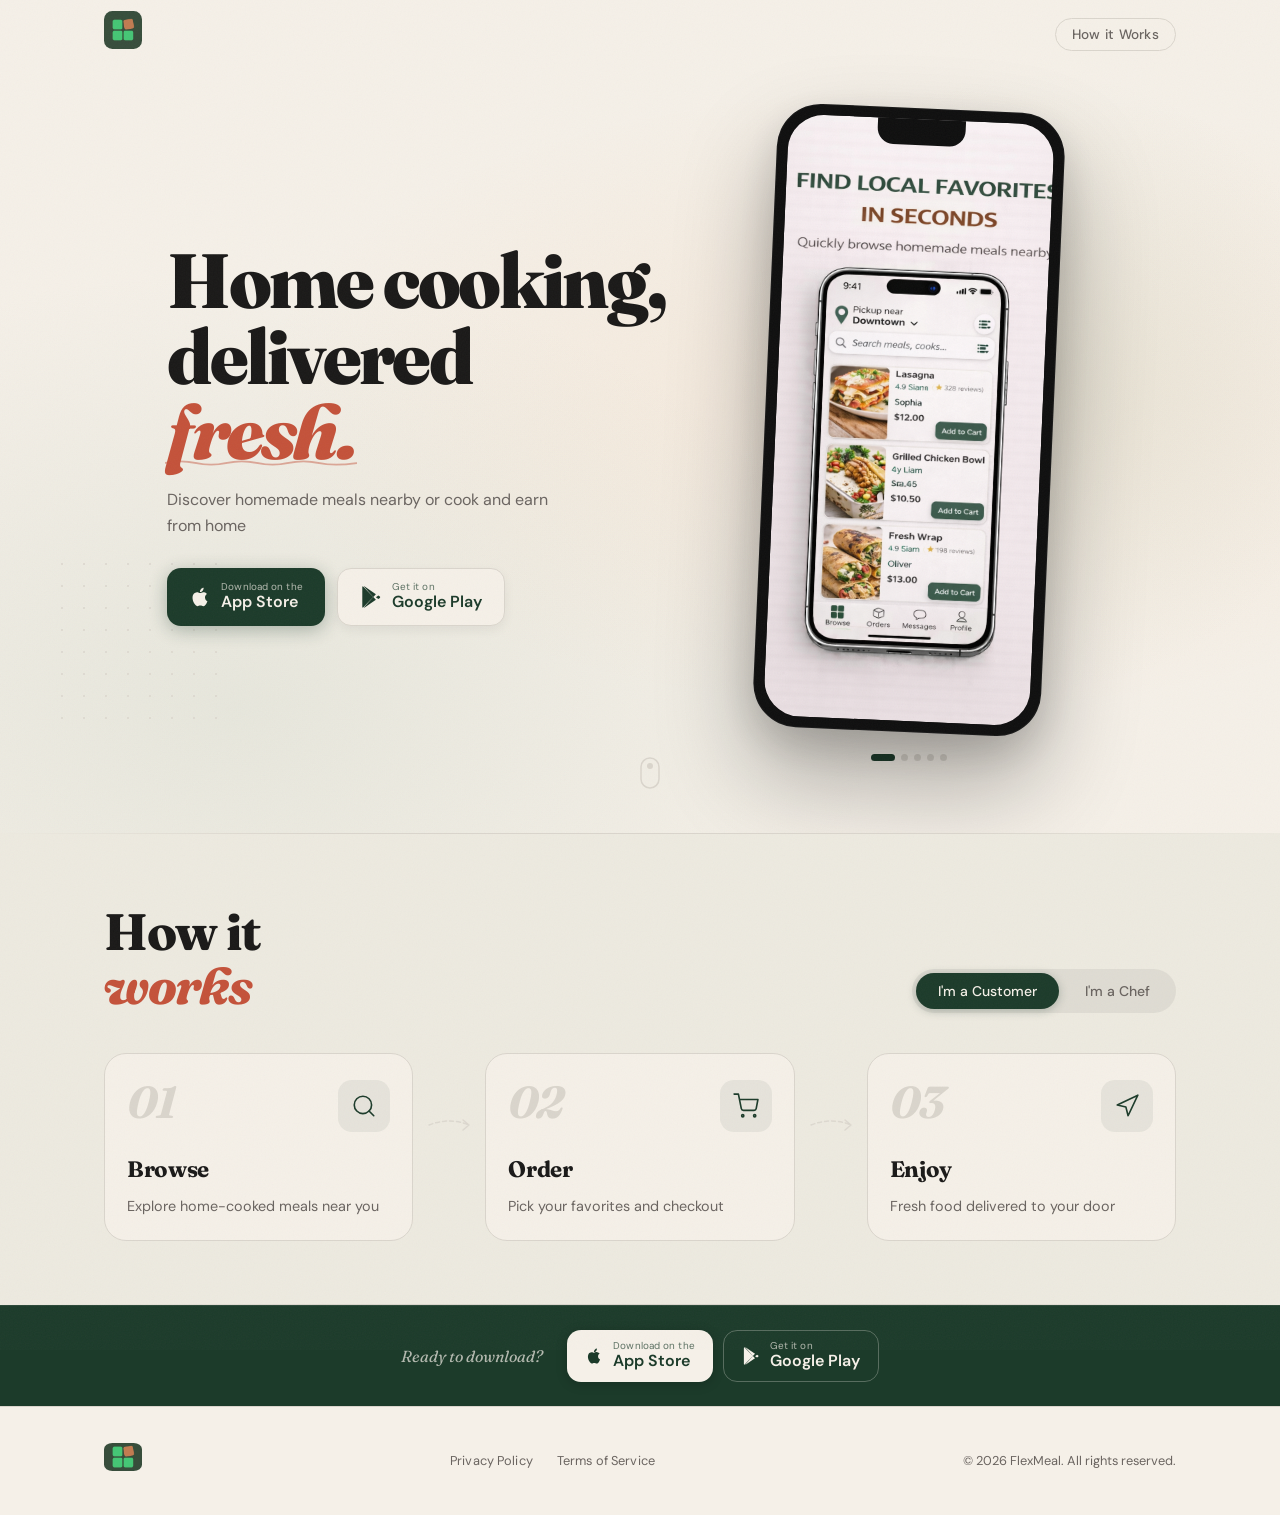
<file: index.html>
<!DOCTYPE html>
<html lang="en">
<head>
  <meta charset="UTF-8">
  <meta name="viewport" content="width=device-width, initial-scale=1.0">
  <title>FlexMeal — Home Cooking, Delivered Fresh</title>
  <meta name="description" content="Discover homemade meals nearby or cook and earn from home. Download FlexMeal today.">
  <link rel="preconnect" href="https://fonts.googleapis.com">
  <link rel="preconnect" href="https://fonts.gstatic.com" crossorigin>
  <link href="https://fonts.googleapis.com/css2?family=Fraunces:ital,opsz,wght@0,9..144,300..900;1,9..144,300..900&family=DM+Sans:ital,opsz,wght@0,9..40,300..700;1,9..40,300..700&display=swap" rel="stylesheet">
  <link rel="stylesheet" href="styles.css">
  <link rel="icon" href="assets/images/app_icon.png" type="image/png">
  <link rel="apple-touch-icon" href="assets/images/app_icon.png">
</head>
<body>

  <div class="grain" aria-hidden="true"></div>

  <!-- Navigation -->
  <nav class="nav" id="nav">
    <div class="container nav-inner">
      <a href="#" class="nav-logo">
        <img src="assets/images/app_icon.png" alt="FlexMeal" class="logo nav-icon">
      </a>
      <div class="nav-actions">
        <a href="#how-it-works" class="nav-link">How it Works</a>
      </div>
    </div>
  </nav>

  <!-- Hero -->
  <section class="hero">
    <div class="hero-blob" aria-hidden="true"></div>
    <div class="hero-dots" aria-hidden="true"></div>
    <div class="container hero-inner">
      <div class="hero-content">
        <h1 class="hero-title">
          Home cooking,<br>
          delivered<br>
          <em class="hero-accent">fresh.</em>
        </h1>
        <p class="hero-subtitle">Discover homemade meals nearby or cook and earn from home</p>
        <div class="download-buttons">
          <a href="https://apps.apple.com/us/app/flexmeal/id6755942607" class="store-btn app-store" aria-label="Download on the App Store" target="_blank" rel="noopener">
            <svg width="22" height="22" viewBox="0 0 24 24" fill="currentColor"><path d="M18.71 19.5c-.83 1.24-1.71 2.45-3.05 2.47-1.34.03-1.77-.79-3.29-.79-1.53 0-2 .77-3.27.82-1.31.05-2.3-1.32-3.14-2.53C4.25 17 2.94 12.45 4.7 9.39c.87-1.52 2.43-2.48 4.12-2.51 1.28-.02 2.5.87 3.29.87.78 0 2.26-1.07 3.8-.91.65.03 2.47.26 3.64 1.98-.09.06-2.17 1.28-2.15 3.81.03 3.02 2.65 4.03 2.68 4.04-.03.07-.42 1.44-1.38 2.83M13 3.5c.73-.83 1.94-1.46 2.94-1.5.13 1.17-.34 2.35-1.04 3.19-.69.85-1.83 1.51-2.95 1.42-.15-1.15.41-2.35 1.05-3.11z"/></svg>
            <div class="store-btn-text">
              <span class="store-btn-small">Download on the</span>
              <span class="store-btn-large">App Store</span>
            </div>
          </a>
          <a href="#" class="store-btn google-play" aria-label="Get it on Google Play">
            <svg width="22" height="22" viewBox="0 0 24 24" fill="currentColor"><path d="M3.18 23.75c-.36-.17-.68-.52-.68-1.09V1.34c0-.57.32-.92.68-1.09l11.18 11.75L3.18 23.75zM14.54 12l2.8-2.95L5.09.58c-.21-.12-.44-.16-.64-.16-.07 0-.14 0-.2.02L14.54 12zM14.54 12L4.25 23.56c.06.02.13.02.2.02.2 0 .43-.04.64-.16l12.25-8.47L14.54 12zM20.05 10.36l-2.71 1.87 2.71 1.87 1.57-1.08c.57-.39.57-1.19 0-1.58l-1.57-1.08z"/></svg>
            <div class="store-btn-text">
              <span class="store-btn-small">Get it on</span>
              <span class="store-btn-large">Google Play</span>
            </div>
          </a>
        </div>
      </div>
      <div class="hero-visual">
        <div class="phone-wrap">
          <div class="phone-frame" id="phoneFrame">
            <div class="phone-notch"></div>
            <div class="phone-screen">
              <div class="carousel-track">
                <img src="assets/images/screenshot-browse.png" alt="Browse meals" class="carousel-slide active">
                <img src="assets/images/screenshot-order.png" alt="Order a meal" class="carousel-slide">
                <img src="assets/images/screenshot-chat.png" alt="Chat with chefs" class="carousel-slide">
                <img src="assets/images/screenshot-chef.png" alt="Chef profile" class="carousel-slide">
                <img src="assets/images/screenshot-earnings.png" alt="Track earnings" class="carousel-slide">
              </div>
            </div>
          </div>
        </div>
        <div class="carousel-dots">
          <button class="dot active" aria-label="Slide 1"></button>
          <button class="dot" aria-label="Slide 2"></button>
          <button class="dot" aria-label="Slide 3"></button>
          <button class="dot" aria-label="Slide 4"></button>
          <button class="dot" aria-label="Slide 5"></button>
        </div>
      </div>
    </div>
    <div class="hero-scroll-hint" aria-hidden="true">
      <svg width="20" height="32" viewBox="0 0 20 32" fill="none">
        <rect x="1" y="1" width="18" height="30" rx="9" stroke="currentColor" stroke-width="1.5"/>
        <circle class="scroll-dot" cx="10" cy="9" r="3" fill="currentColor"/>
      </svg>
    </div>
  </section>

  <!-- How It Works -->
  <section class="how-it-works" id="how-it-works">
    <div class="container">
      <div class="hiw-header">
        <h2 class="section-title reveal">How it<br><em>works</em></h2>
        <div class="tabs">
          <button class="tab active" data-tab="customer">I'm a Customer</button>
          <button class="tab" data-tab="chef">I'm a Chef</button>
        </div>
      </div>

      <!-- Customer Steps -->
      <div class="steps customer-steps active">
        <div class="step">
          <div class="step-top">
            <span class="step-num">01</span>
            <div class="step-icon">
              <svg width="26" height="26" viewBox="0 0 24 24" fill="none" stroke="currentColor" stroke-width="1.5" stroke-linecap="round" stroke-linejoin="round"><circle cx="11" cy="11" r="8"/><line x1="21" y1="21" x2="16.65" y2="16.65"/></svg>
            </div>
          </div>
          <h3 class="step-title">Browse</h3>
          <p class="step-desc">Explore home-cooked meals near you</p>
        </div>
        <div class="step-connector" aria-hidden="true">
          <svg width="48" height="24" viewBox="0 0 48 24" fill="none" xmlns="http://www.w3.org/2000/svg">
            <path d="M4 12 Q24 4 44 12" stroke="currentColor" stroke-width="1.5" stroke-dasharray="4 3" stroke-linecap="round" fill="none"/>
            <path d="M38 7 L44 12 L38 17" stroke="currentColor" stroke-width="1.5" stroke-linecap="round" stroke-linejoin="round" fill="none"/>
          </svg>
        </div>
        <div class="step">
          <div class="step-top">
            <span class="step-num">02</span>
            <div class="step-icon">
              <svg width="26" height="26" viewBox="0 0 24 24" fill="none" stroke="currentColor" stroke-width="1.5" stroke-linecap="round" stroke-linejoin="round"><circle cx="9" cy="21" r="1"/><circle cx="20" cy="21" r="1"/><path d="M1 1h4l2.68 13.39a2 2 0 0 0 2 1.61h9.72a2 2 0 0 0 2-1.61L23 6H6"/></svg>
            </div>
          </div>
          <h3 class="step-title">Order</h3>
          <p class="step-desc">Pick your favorites and checkout</p>
        </div>
        <div class="step-connector" aria-hidden="true">
          <svg width="48" height="24" viewBox="0 0 48 24" fill="none" xmlns="http://www.w3.org/2000/svg">
            <path d="M4 12 Q24 4 44 12" stroke="currentColor" stroke-width="1.5" stroke-dasharray="4 3" stroke-linecap="round" fill="none"/>
            <path d="M38 7 L44 12 L38 17" stroke="currentColor" stroke-width="1.5" stroke-linecap="round" stroke-linejoin="round" fill="none"/>
          </svg>
        </div>
        <div class="step">
          <div class="step-top">
            <span class="step-num">03</span>
            <div class="step-icon">
              <svg width="26" height="26" viewBox="0 0 24 24" fill="none" stroke="currentColor" stroke-width="1.5" stroke-linecap="round" stroke-linejoin="round"><path d="M3 11l19-9-9 19-2-8-8-2z"/></svg>
            </div>
          </div>
          <h3 class="step-title">Enjoy</h3>
          <p class="step-desc">Fresh food delivered to your door</p>
        </div>
      </div>

      <!-- Chef Steps -->
      <div class="steps chef-steps">
        <div class="step">
          <div class="step-top">
            <span class="step-num">01</span>
            <div class="step-icon">
              <svg width="26" height="26" viewBox="0 0 24 24" fill="none" stroke="currentColor" stroke-width="1.5" stroke-linecap="round" stroke-linejoin="round"><path d="M3 2h18l-2 7H5L3 2z"/><path d="M5 9v11a2 2 0 0 0 2 2h10a2 2 0 0 0 2-2V9"/><path d="M10 13h4"/></svg>
            </div>
          </div>
          <h3 class="step-title">Cook</h3>
          <p class="step-desc">Prepare your best dishes at home</p>
        </div>
        <div class="step-connector" aria-hidden="true">
          <svg width="48" height="24" viewBox="0 0 48 24" fill="none" xmlns="http://www.w3.org/2000/svg">
            <path d="M4 12 Q24 4 44 12" stroke="currentColor" stroke-width="1.5" stroke-dasharray="4 3" stroke-linecap="round" fill="none"/>
            <path d="M38 7 L44 12 L38 17" stroke="currentColor" stroke-width="1.5" stroke-linecap="round" stroke-linejoin="round" fill="none"/>
          </svg>
        </div>
        <div class="step">
          <div class="step-top">
            <span class="step-num">02</span>
            <div class="step-icon">
              <svg width="26" height="26" viewBox="0 0 24 24" fill="none" stroke="currentColor" stroke-width="1.5" stroke-linecap="round" stroke-linejoin="round"><path d="M11 4H4a2 2 0 0 0-2 2v14a2 2 0 0 0 2 2h14a2 2 0 0 0 2-2v-7"/><path d="M18.5 2.5a2.121 2.121 0 0 1 3 3L12 15l-4 1 1-4 9.5-9.5z"/></svg>
            </div>
          </div>
          <h3 class="step-title">Publish</h3>
          <p class="step-desc">List meals and set your schedule</p>
        </div>
        <div class="step-connector" aria-hidden="true">
          <svg width="48" height="24" viewBox="0 0 48 24" fill="none" xmlns="http://www.w3.org/2000/svg">
            <path d="M4 12 Q24 4 44 12" stroke="currentColor" stroke-width="1.5" stroke-dasharray="4 3" stroke-linecap="round" fill="none"/>
            <path d="M38 7 L44 12 L38 17" stroke="currentColor" stroke-width="1.5" stroke-linecap="round" stroke-linejoin="round" fill="none"/>
          </svg>
        </div>
        <div class="step">
          <div class="step-top">
            <span class="step-num">03</span>
            <div class="step-icon">
              <svg width="26" height="26" viewBox="0 0 24 24" fill="none" stroke="currentColor" stroke-width="1.5" stroke-linecap="round" stroke-linejoin="round"><line x1="12" y1="1" x2="12" y2="23"/><path d="M17 5H9.5a3.5 3.5 0 0 0 0 7h5a3.5 3.5 0 0 1 0 7H6"/></svg>
            </div>
          </div>
          <h3 class="step-title">Earn</h3>
          <p class="step-desc">Get paid doing what you love</p>
        </div>
      </div>
    </div>
  </section>

  <!-- CTA -->
  <section class="cta">
    <div class="container cta-inner">
      <p class="cta-label">Ready to download?</p>
      <div class="download-buttons">
        <a href="https://apps.apple.com/us/app/flexmeal/id6755942607" class="store-btn app-store" aria-label="Download on the App Store" target="_blank" rel="noopener">
          <svg width="18" height="18" viewBox="0 0 24 24" fill="currentColor"><path d="M18.71 19.5c-.83 1.24-1.71 2.45-3.05 2.47-1.34.03-1.77-.79-3.29-.79-1.53 0-2 .77-3.27.82-1.31.05-2.3-1.32-3.14-2.53C4.25 17 2.94 12.45 4.7 9.39c.87-1.52 2.43-2.48 4.12-2.51 1.28-.02 2.5.87 3.29.87.78 0 2.26-1.07 3.8-.91.65.03 2.47.26 3.64 1.98-.09.06-2.17 1.28-2.15 3.81.03 3.02 2.65 4.03 2.68 4.04-.03.07-.42 1.44-1.38 2.83M13 3.5c.73-.83 1.94-1.46 2.94-1.5.13 1.17-.34 2.35-1.04 3.19-.69.85-1.83 1.51-2.95 1.42-.15-1.15.41-2.35 1.05-3.11z"/></svg>
          <div class="store-btn-text">
            <span class="store-btn-small">Download on the</span>
            <span class="store-btn-large">App Store</span>
          </div>
        </a>
        <a href="#" class="store-btn google-play" aria-label="Get it on Google Play">
          <svg width="18" height="18" viewBox="0 0 24 24" fill="currentColor"><path d="M3.18 23.75c-.36-.17-.68-.52-.68-1.09V1.34c0-.57.32-.92.68-1.09l11.18 11.75L3.18 23.75zM14.54 12l2.8-2.95L5.09.58c-.21-.12-.44-.16-.64-.16-.07 0-.14 0-.2.02L14.54 12zM14.54 12L4.25 23.56c.06.02.13.02.2.02.2 0 .43-.04.64-.16l12.25-8.47L14.54 12zM20.05 10.36l-2.71 1.87 2.71 1.87 1.57-1.08c.57-.39.57-1.19 0-1.58l-1.57-1.08z"/></svg>
          <div class="store-btn-text">
            <span class="store-btn-small">Get it on</span>
            <span class="store-btn-large">Google Play</span>
          </div>
        </a>
      </div>
    </div>
  </section>

  <!-- Footer -->
  <footer class="footer">
    <div class="container footer-inner">
      <div class="footer-brand">
        <img src="assets/images/app_icon.png" alt="FlexMeal" class="logo footer-logo nav-icon">
      </div>
      <div class="footer-links">
        <a href="privacy-policy.html">Privacy Policy</a>
        <a href="terms-of-service.html">Terms of Service</a>
      </div>
      <p class="footer-copy">&copy; 2026 FlexMeal. All rights reserved.</p>
    </div>
  </footer>

  <script src="script.js"></script>
</body>
</html>
</file>
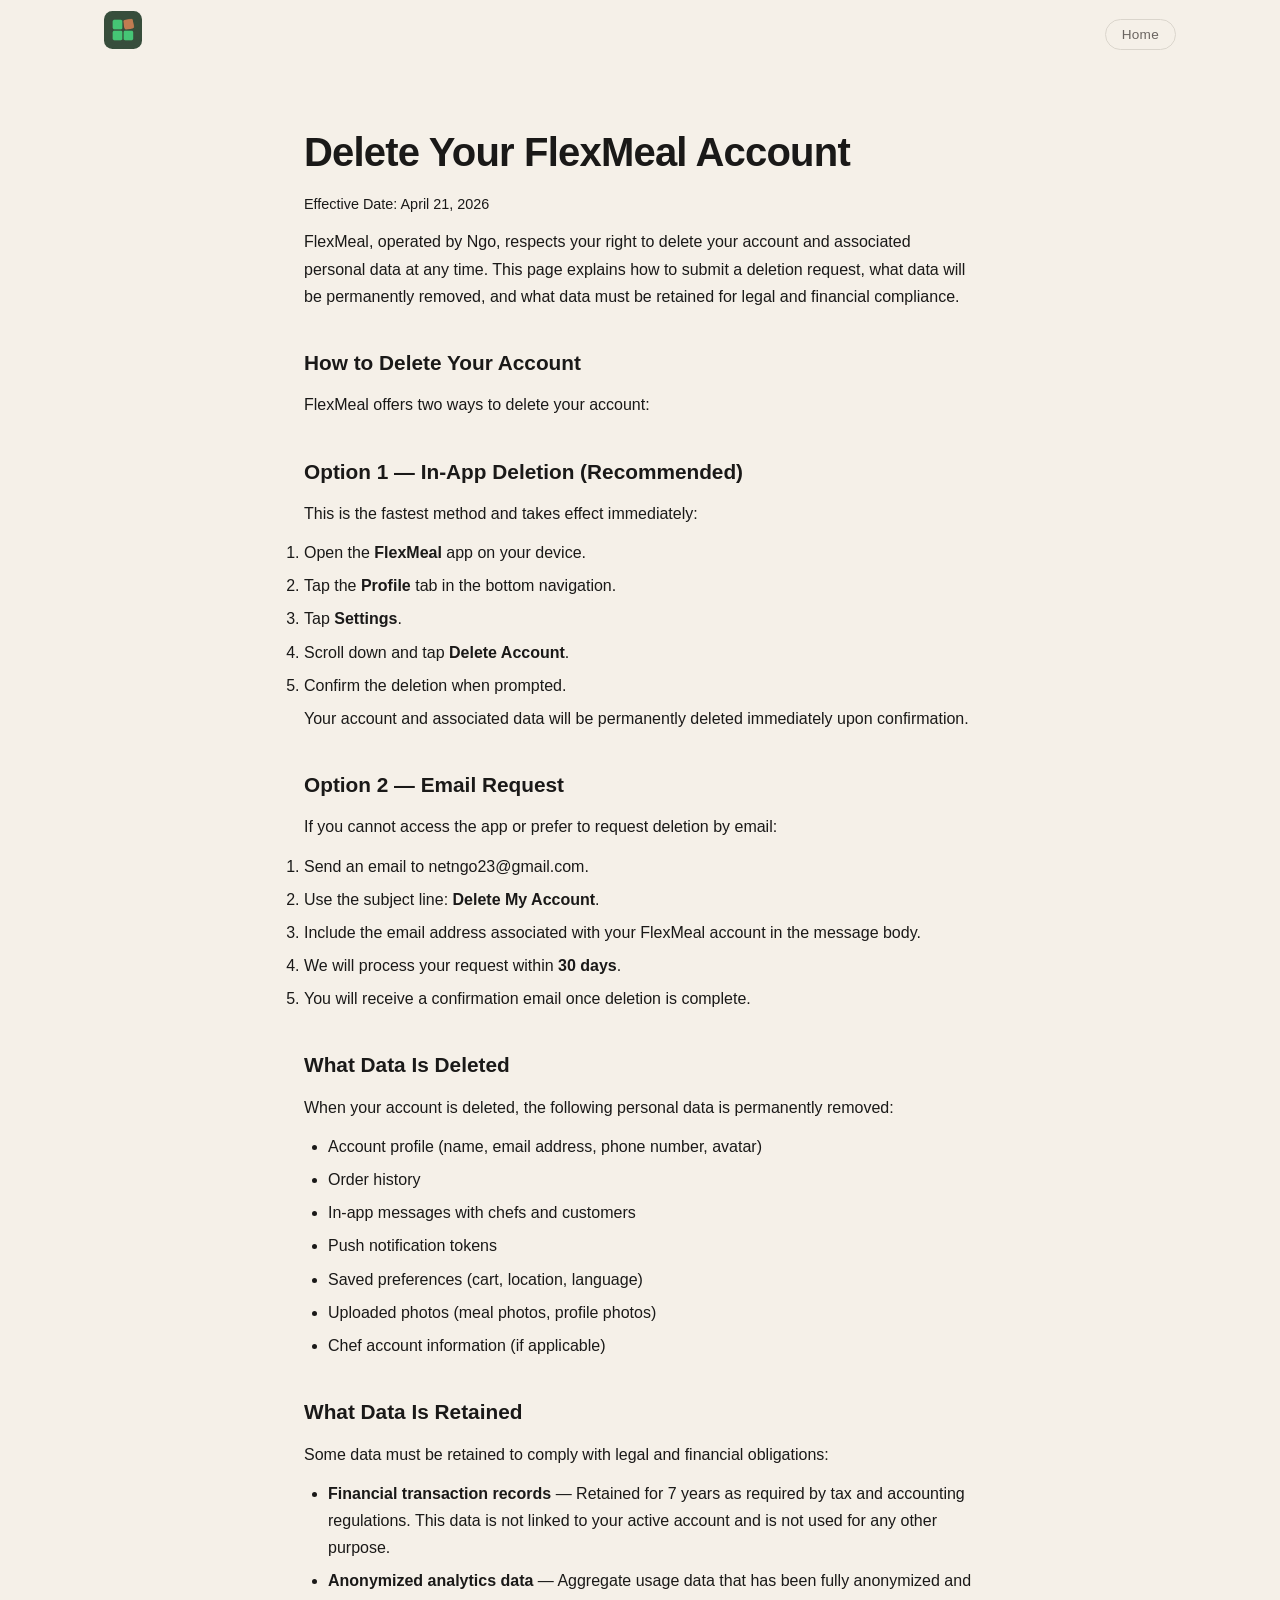
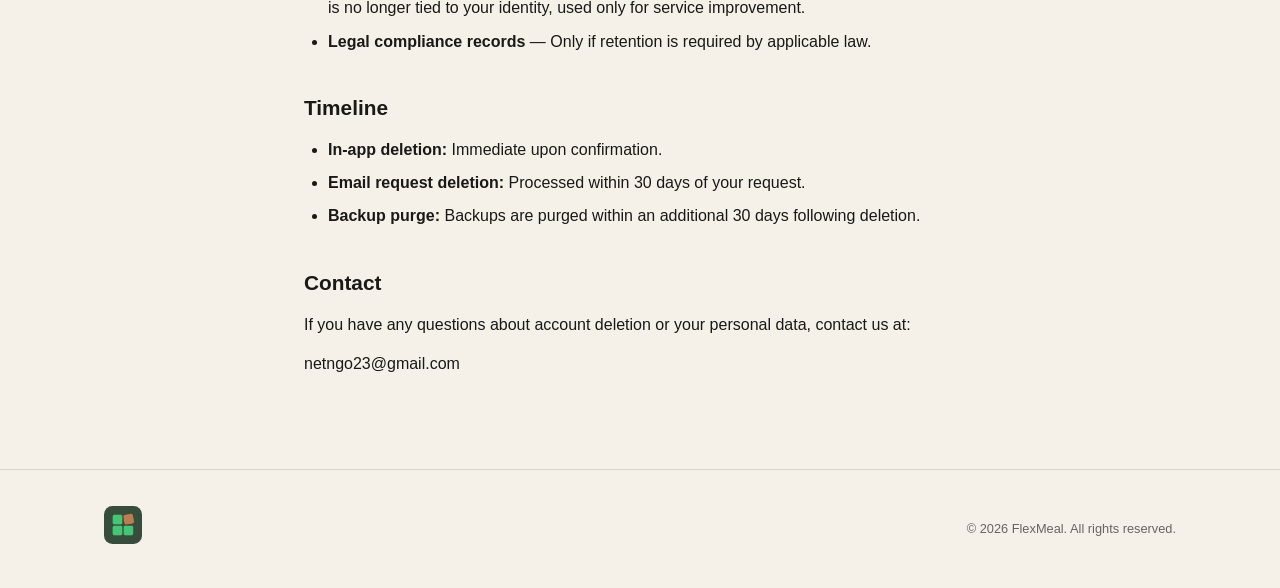
<file: delete-account.html>
<!DOCTYPE html>
<html lang="en">
<head>
  <meta charset="UTF-8">
  <meta name="viewport" content="width=device-width, initial-scale=1.0">
  <title>FlexMeal — Delete Account</title>
  <meta name="description" content="How to request account deletion for the FlexMeal app.">
  <link rel="stylesheet" href="styles.css">
  <link rel="stylesheet" href="legal.css">
  <link rel="preconnect" href="https://fonts.googleapis.com">
  <link rel="preconnect" href="https://fonts.gstatic.com" crossorigin>
  <link href="https://fonts.googleapis.com/css2?family=Inter:wght@400;500;600;700;800&display=swap" rel="stylesheet">
  <link rel="icon" href="assets/images/app_icon.png" type="image/png">
  <link rel="apple-touch-icon" href="assets/images/app_icon.png">
</head>
<body>
  <nav class="nav">
    <div class="container nav-inner">
      <a href="index.html" class="nav-logo">
        <img src="assets/images/app_icon.png" alt="FlexMeal" class="logo nav-icon">
      </a>
      <div class="nav-actions">
        <a href="index.html" class="nav-link">Home</a>
      </div>
    </div>
  </nav>

  <main class="legal">
    <div class="container">
      <h1>Delete Your FlexMeal Account</h1>
      <p class="legal-date">Effective Date: April 21, 2026</p>

      <p>FlexMeal, operated by Ngo, respects your right to delete your account and associated personal data at any time. This page explains how to submit a deletion request, what data will be permanently removed, and what data must be retained for legal and financial compliance.</p>

      <h2>How to Delete Your Account</h2>
      <p>FlexMeal offers two ways to delete your account:</p>

      <h2>Option 1 — In-App Deletion (Recommended)</h2>
      <p>This is the fastest method and takes effect immediately:</p>
      <ol>
        <li>Open the <strong>FlexMeal</strong> app on your device.</li>
        <li>Tap the <strong>Profile</strong> tab in the bottom navigation.</li>
        <li>Tap <strong>Settings</strong>.</li>
        <li>Scroll down and tap <strong>Delete Account</strong>.</li>
        <li>Confirm the deletion when prompted.</li>
      </ol>
      <p>Your account and associated data will be permanently deleted immediately upon confirmation.</p>

      <h2>Option 2 — Email Request</h2>
      <p>If you cannot access the app or prefer to request deletion by email:</p>
      <ol>
        <li>Send an email to <a href="mailto:netngo23@gmail.com">netngo23@gmail.com</a>.</li>
        <li>Use the subject line: <strong>Delete My Account</strong>.</li>
        <li>Include the email address associated with your FlexMeal account in the message body.</li>
        <li>We will process your request within <strong>30 days</strong>.</li>
        <li>You will receive a confirmation email once deletion is complete.</li>
      </ol>

      <h2>What Data Is Deleted</h2>
      <p>When your account is deleted, the following personal data is permanently removed:</p>
      <ul>
        <li>Account profile (name, email address, phone number, avatar)</li>
        <li>Order history</li>
        <li>In-app messages with chefs and customers</li>
        <li>Push notification tokens</li>
        <li>Saved preferences (cart, location, language)</li>
        <li>Uploaded photos (meal photos, profile photos)</li>
        <li>Chef account information (if applicable)</li>
      </ul>

      <h2>What Data Is Retained</h2>
      <p>Some data must be retained to comply with legal and financial obligations:</p>
      <ul>
        <li><strong>Financial transaction records</strong> — Retained for 7 years as required by tax and accounting regulations. This data is not linked to your active account and is not used for any other purpose.</li>
        <li><strong>Anonymized analytics data</strong> — Aggregate usage data that has been fully anonymized and is no longer tied to your identity, used only for service improvement.</li>
        <li><strong>Legal compliance records</strong> — Only if retention is required by applicable law.</li>
      </ul>

      <h2>Timeline</h2>
      <ul>
        <li><strong>In-app deletion:</strong> Immediate upon confirmation.</li>
        <li><strong>Email request deletion:</strong> Processed within 30 days of your request.</li>
        <li><strong>Backup purge:</strong> Backups are purged within an additional 30 days following deletion.</li>
      </ul>

      <h2>Contact</h2>
      <p>If you have any questions about account deletion or your personal data, contact us at:</p>
      <p><a href="mailto:netngo23@gmail.com">netngo23@gmail.com</a></p>
    </div>
  </main>

  <footer class="footer">
    <div class="container footer-inner">
      <div class="footer-brand">
        <img src="assets/images/app_icon.png" alt="FlexMeal" class="logo nav-icon">
      </div>
      <p class="footer-copy">&copy; 2026 FlexMeal. All rights reserved.</p>
    </div>
  </footer>
</body>
</html>
</file>
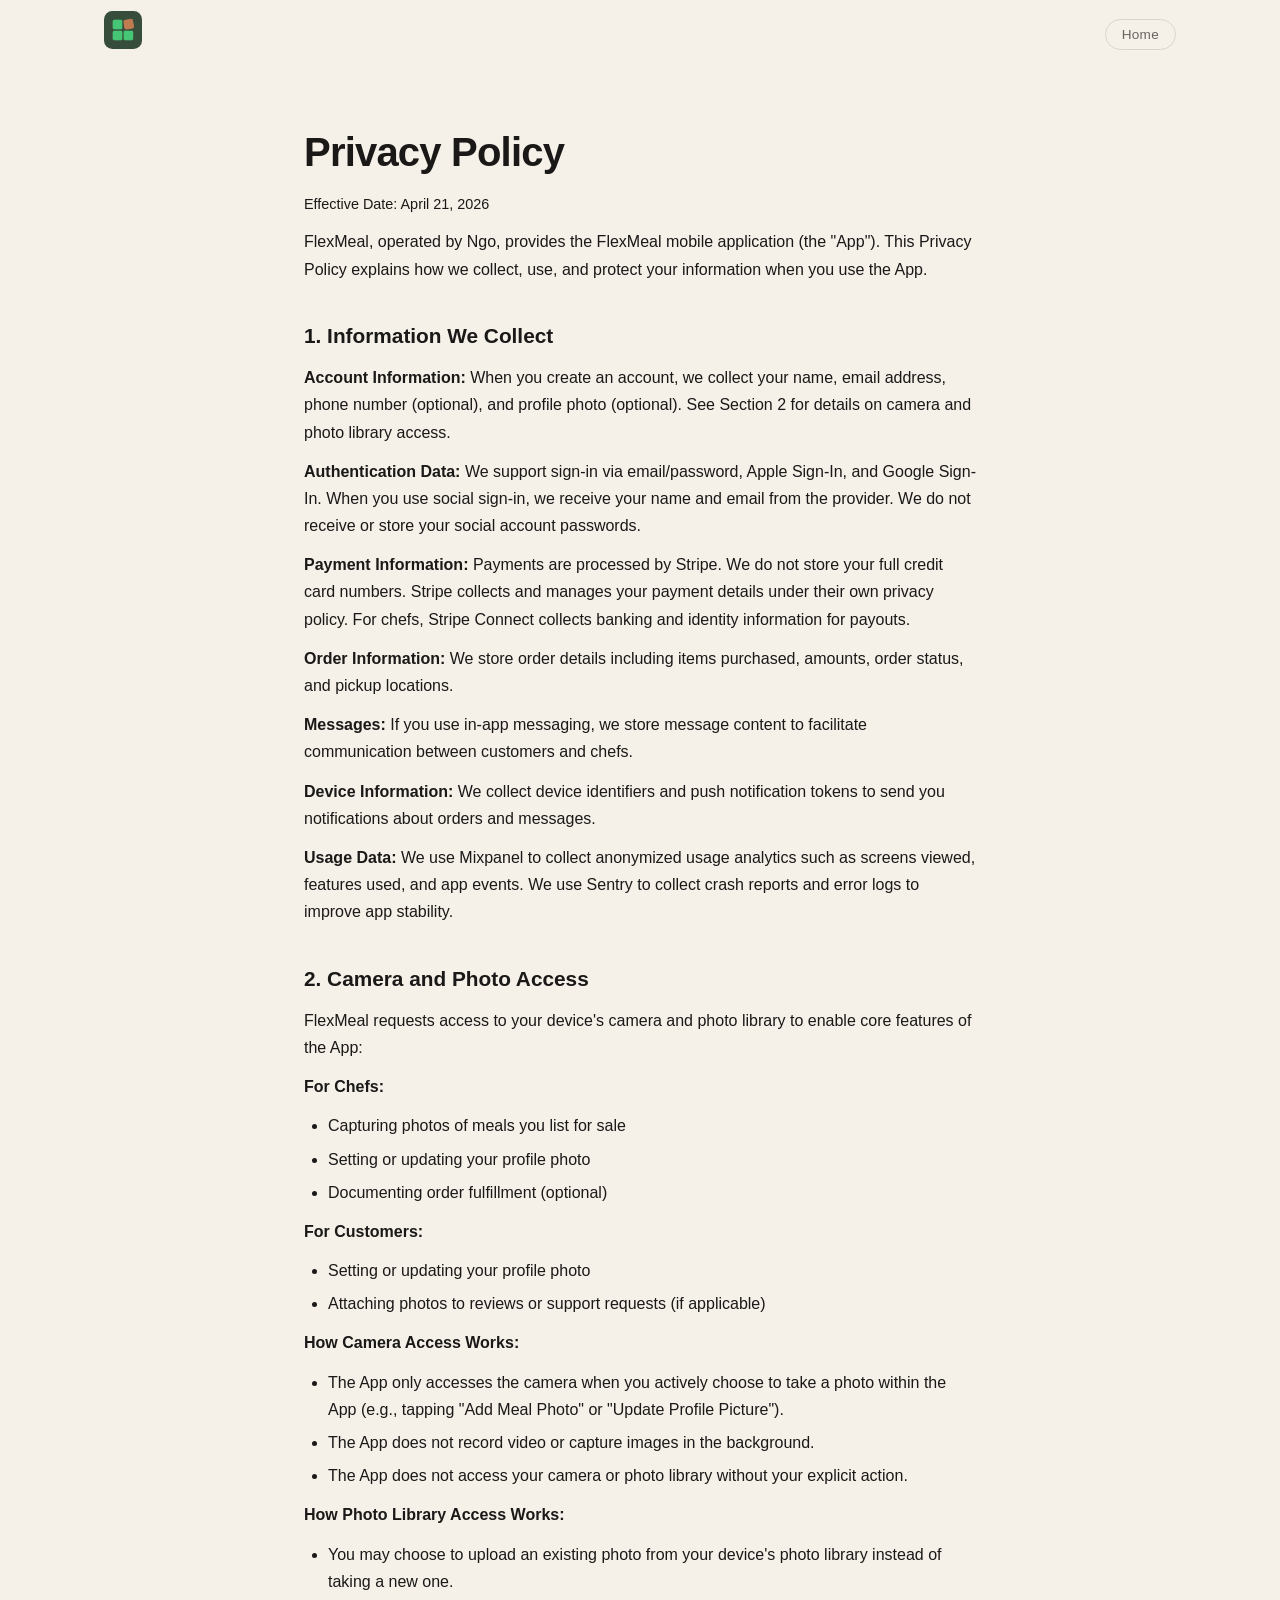
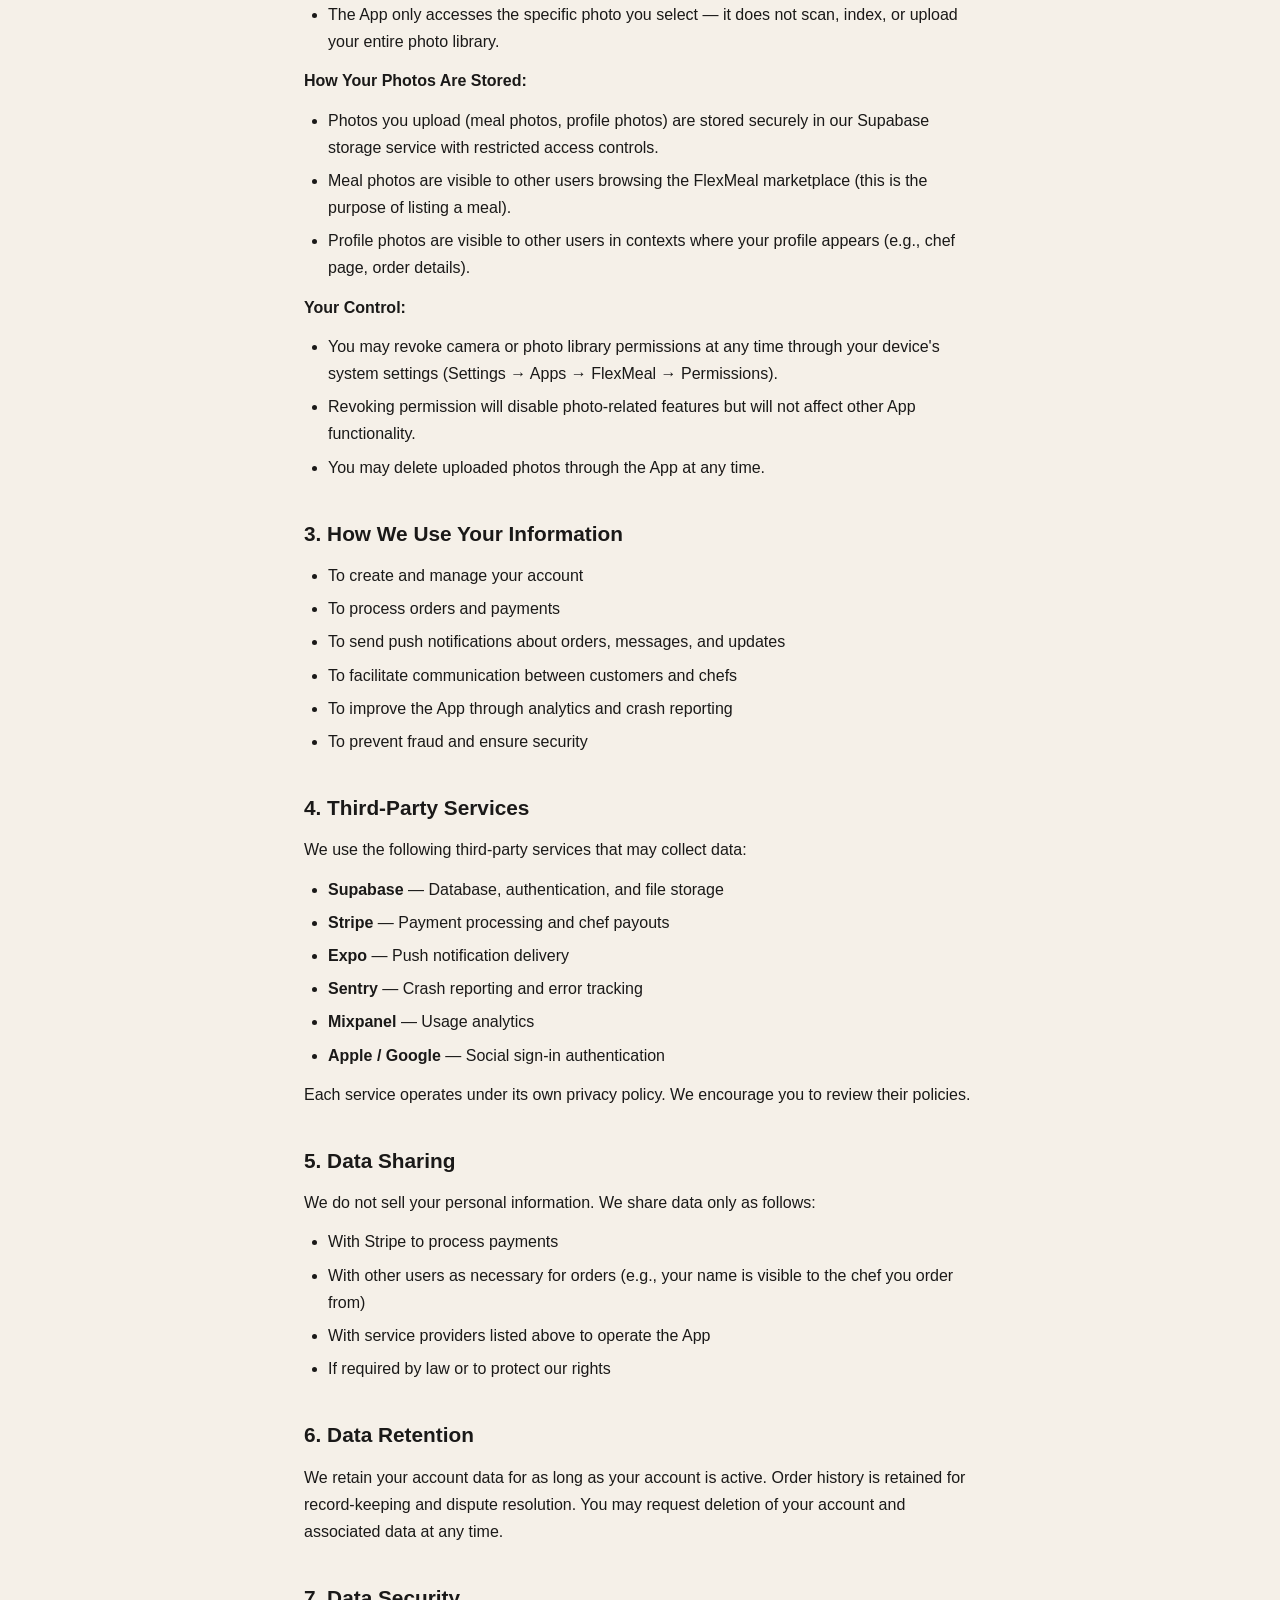
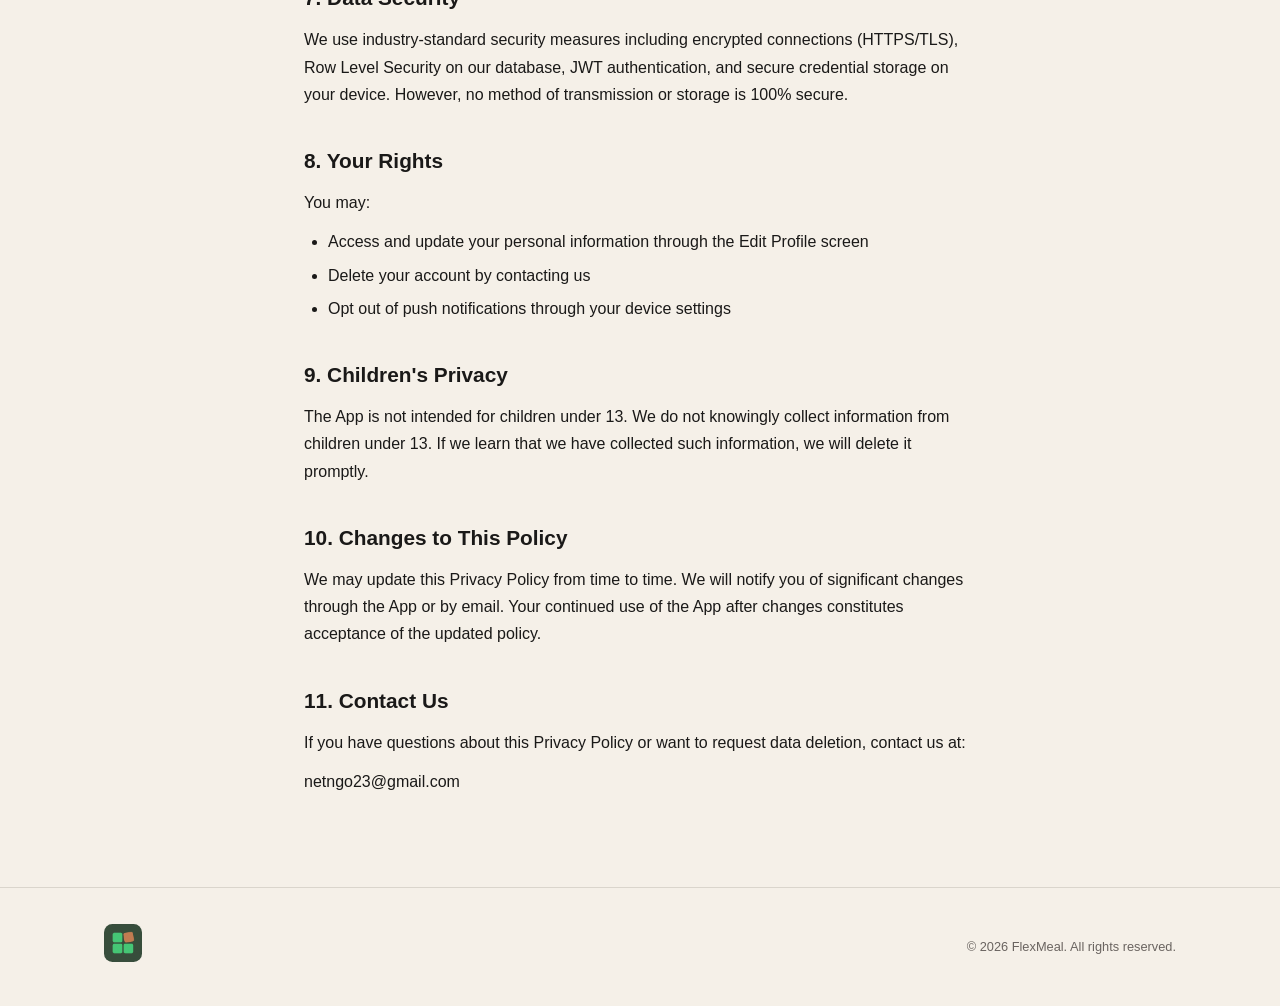
<file: privacy-policy.html>
<!DOCTYPE html>
<html lang="en">
<head>
  <meta charset="UTF-8">
  <meta name="viewport" content="width=device-width, initial-scale=1.0">
  <title>FlexMeal — Privacy Policy</title>
  <meta name="description" content="FlexMeal Privacy Policy — how we collect, use, and protect your information.">
  <link rel="stylesheet" href="styles.css">
  <link rel="stylesheet" href="legal.css">
  <link rel="preconnect" href="https://fonts.googleapis.com">
  <link rel="preconnect" href="https://fonts.gstatic.com" crossorigin>
  <link href="https://fonts.googleapis.com/css2?family=Inter:wght@400;500;600;700;800&display=swap" rel="stylesheet">
  <link rel="icon" href="assets/images/app_icon.png" type="image/png">
  <link rel="apple-touch-icon" href="assets/images/app_icon.png">
</head>
<body>
  <nav class="nav">
    <div class="container nav-inner">
      <a href="index.html" class="nav-logo">
        <img src="assets/images/app_icon.png" alt="FlexMeal" class="logo nav-icon">
      </a>
      <div class="nav-actions">
        <a href="index.html" class="nav-link">Home</a>
      </div>
    </div>
  </nav>

  <main class="legal">
    <div class="container">
      <h1>Privacy Policy</h1>
      <p class="legal-date">Effective Date: April 21, 2026</p>

      <p>FlexMeal, operated by Ngo, provides the FlexMeal mobile application (the "App"). This Privacy Policy explains how we collect, use, and protect your information when you use the App.</p>

      <h2>1. Information We Collect</h2>

      <p><strong>Account Information:</strong> When you create an account, we collect your name, email address, phone number (optional), and profile photo (optional). See Section 2 for details on camera and photo library access.</p>

      <p><strong>Authentication Data:</strong> We support sign-in via email/password, Apple Sign-In, and Google Sign-In. When you use social sign-in, we receive your name and email from the provider. We do not receive or store your social account passwords.</p>

      <p><strong>Payment Information:</strong> Payments are processed by Stripe. We do not store your full credit card numbers. Stripe collects and manages your payment details under their own privacy policy. For chefs, Stripe Connect collects banking and identity information for payouts.</p>

      <p><strong>Order Information:</strong> We store order details including items purchased, amounts, order status, and pickup locations.</p>

      <p><strong>Messages:</strong> If you use in-app messaging, we store message content to facilitate communication between customers and chefs.</p>

      <p><strong>Device Information:</strong> We collect device identifiers and push notification tokens to send you notifications about orders and messages.</p>

      <p><strong>Usage Data:</strong> We use Mixpanel to collect anonymized usage analytics such as screens viewed, features used, and app events. We use Sentry to collect crash reports and error logs to improve app stability.</p>

      <h2>2. Camera and Photo Access</h2>
      <p>FlexMeal requests access to your device's camera and photo library to enable core features of the App:</p>

      <p><strong>For Chefs:</strong></p>
      <ul>
        <li>Capturing photos of meals you list for sale</li>
        <li>Setting or updating your profile photo</li>
        <li>Documenting order fulfillment (optional)</li>
      </ul>

      <p><strong>For Customers:</strong></p>
      <ul>
        <li>Setting or updating your profile photo</li>
        <li>Attaching photos to reviews or support requests (if applicable)</li>
      </ul>

      <p><strong>How Camera Access Works:</strong></p>
      <ul>
        <li>The App only accesses the camera when you actively choose to take a photo within the App (e.g., tapping "Add Meal Photo" or "Update Profile Picture").</li>
        <li>The App does not record video or capture images in the background.</li>
        <li>The App does not access your camera or photo library without your explicit action.</li>
      </ul>

      <p><strong>How Photo Library Access Works:</strong></p>
      <ul>
        <li>You may choose to upload an existing photo from your device's photo library instead of taking a new one.</li>
        <li>The App only accesses the specific photo you select — it does not scan, index, or upload your entire photo library.</li>
      </ul>

      <p><strong>How Your Photos Are Stored:</strong></p>
      <ul>
        <li>Photos you upload (meal photos, profile photos) are stored securely in our Supabase storage service with restricted access controls.</li>
        <li>Meal photos are visible to other users browsing the FlexMeal marketplace (this is the purpose of listing a meal).</li>
        <li>Profile photos are visible to other users in contexts where your profile appears (e.g., chef page, order details).</li>
      </ul>

      <p><strong>Your Control:</strong></p>
      <ul>
        <li>You may revoke camera or photo library permissions at any time through your device's system settings (Settings → Apps → FlexMeal → Permissions).</li>
        <li>Revoking permission will disable photo-related features but will not affect other App functionality.</li>
        <li>You may delete uploaded photos through the App at any time.</li>
      </ul>

      <h2>3. How We Use Your Information</h2>
      <ul>
        <li>To create and manage your account</li>
        <li>To process orders and payments</li>
        <li>To send push notifications about orders, messages, and updates</li>
        <li>To facilitate communication between customers and chefs</li>
        <li>To improve the App through analytics and crash reporting</li>
        <li>To prevent fraud and ensure security</li>
      </ul>

      <h2>4. Third-Party Services</h2>
      <p>We use the following third-party services that may collect data:</p>
      <ul>
        <li><strong>Supabase</strong> — Database, authentication, and file storage</li>
        <li><strong>Stripe</strong> — Payment processing and chef payouts</li>
        <li><strong>Expo</strong> — Push notification delivery</li>
        <li><strong>Sentry</strong> — Crash reporting and error tracking</li>
        <li><strong>Mixpanel</strong> — Usage analytics</li>
        <li><strong>Apple / Google</strong> — Social sign-in authentication</li>
      </ul>
      <p>Each service operates under its own privacy policy. We encourage you to review their policies.</p>

      <h2>5. Data Sharing</h2>
      <p>We do not sell your personal information. We share data only as follows:</p>
      <ul>
        <li>With Stripe to process payments</li>
        <li>With other users as necessary for orders (e.g., your name is visible to the chef you order from)</li>
        <li>With service providers listed above to operate the App</li>
        <li>If required by law or to protect our rights</li>
      </ul>

      <h2>6. Data Retention</h2>
      <p>We retain your account data for as long as your account is active. Order history is retained for record-keeping and dispute resolution. You may request deletion of your account and associated data at any time.</p>

      <h2>7. Data Security</h2>
      <p>We use industry-standard security measures including encrypted connections (HTTPS/TLS), Row Level Security on our database, JWT authentication, and secure credential storage on your device. However, no method of transmission or storage is 100% secure.</p>

      <h2>8. Your Rights</h2>
      <p>You may:</p>
      <ul>
        <li>Access and update your personal information through the Edit Profile screen</li>
        <li>Delete your account by contacting us</li>
        <li>Opt out of push notifications through your device settings</li>
      </ul>

      <h2>9. Children's Privacy</h2>
      <p>The App is not intended for children under 13. We do not knowingly collect information from children under 13. If we learn that we have collected such information, we will delete it promptly.</p>

      <h2>10. Changes to This Policy</h2>
      <p>We may update this Privacy Policy from time to time. We will notify you of significant changes through the App or by email. Your continued use of the App after changes constitutes acceptance of the updated policy.</p>

      <h2>11. Contact Us</h2>
      <p>If you have questions about this Privacy Policy or want to request data deletion, contact us at:</p>
      <p><a href="mailto:netngo23@gmail.com">netngo23@gmail.com</a></p>
    </div>
  </main>

  <footer class="footer">
    <div class="container footer-inner">
      <div class="footer-brand">
        <img src="assets/images/app_icon.png" alt="FlexMeal" class="logo nav-icon">
      </div>
      <p class="footer-copy">&copy; 2026 FlexMeal. All rights reserved.</p>
    </div>
  </footer>
</body>
</html>
</file>
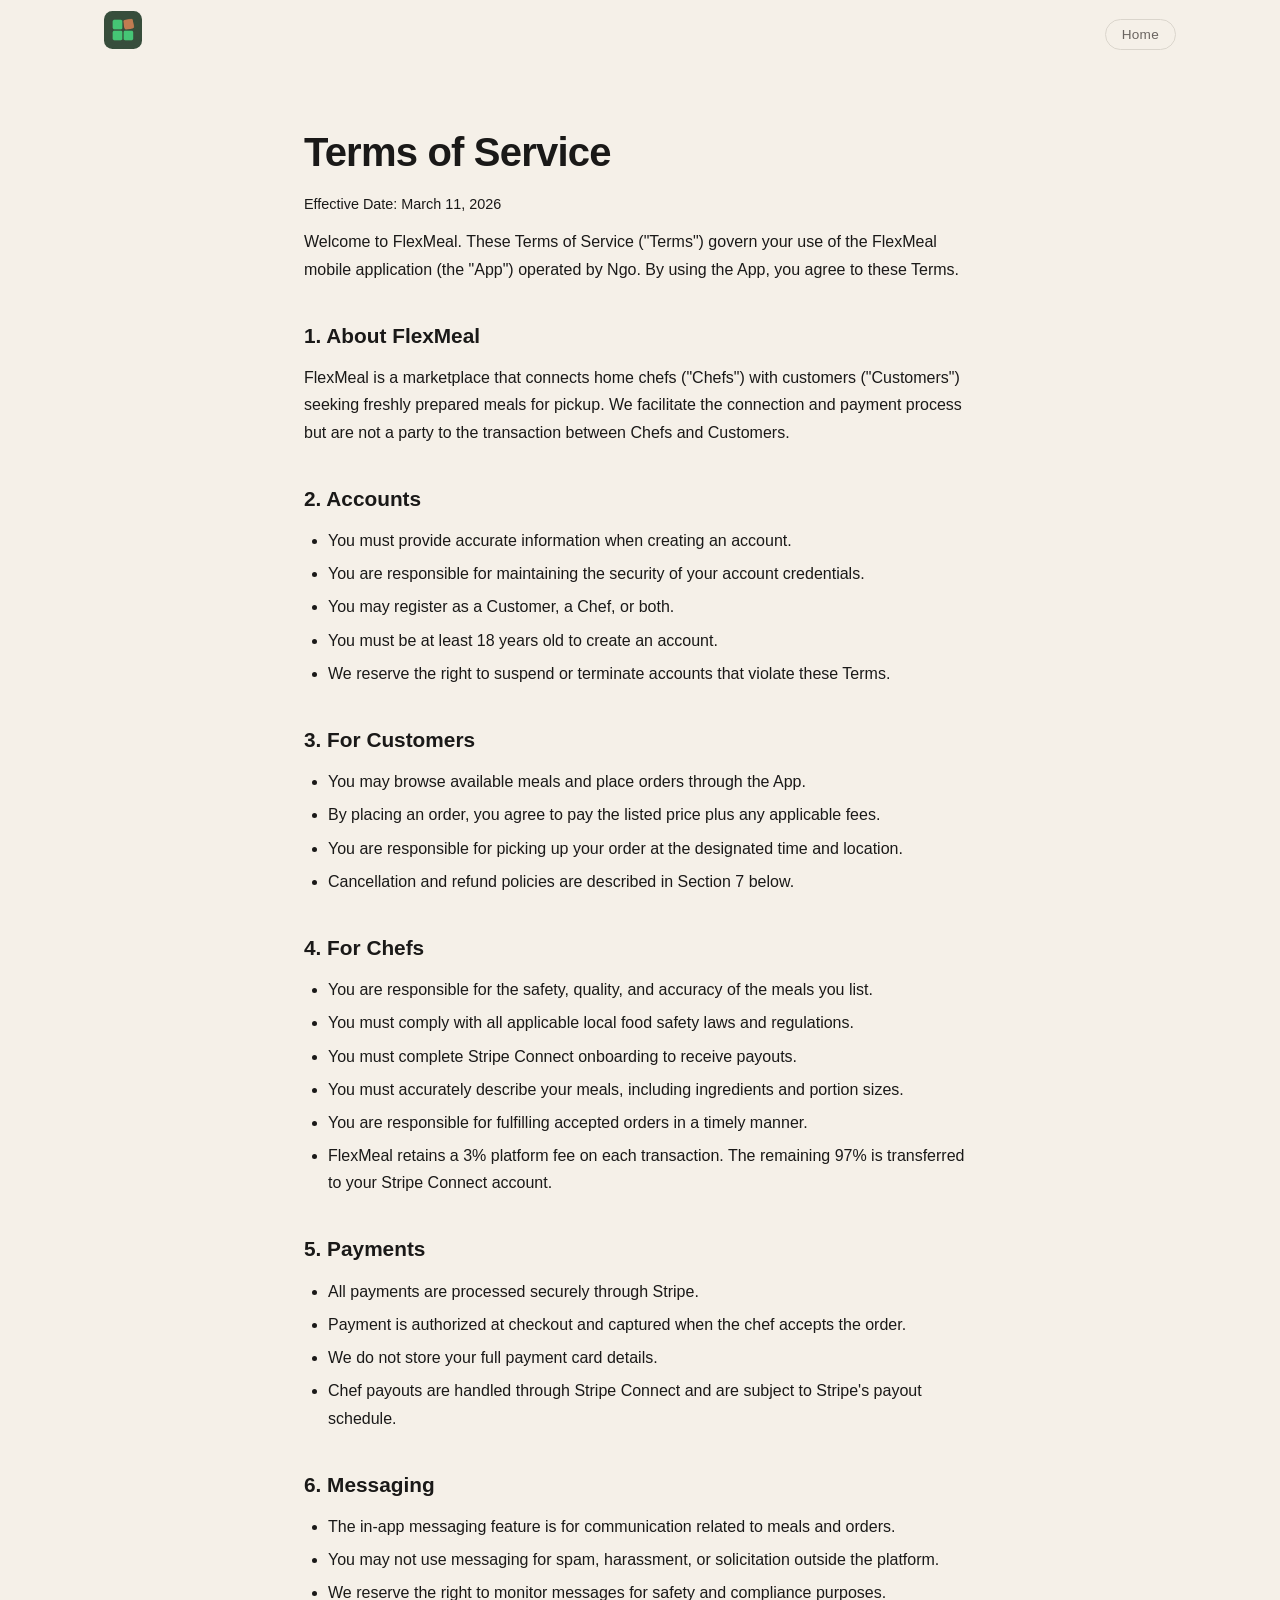
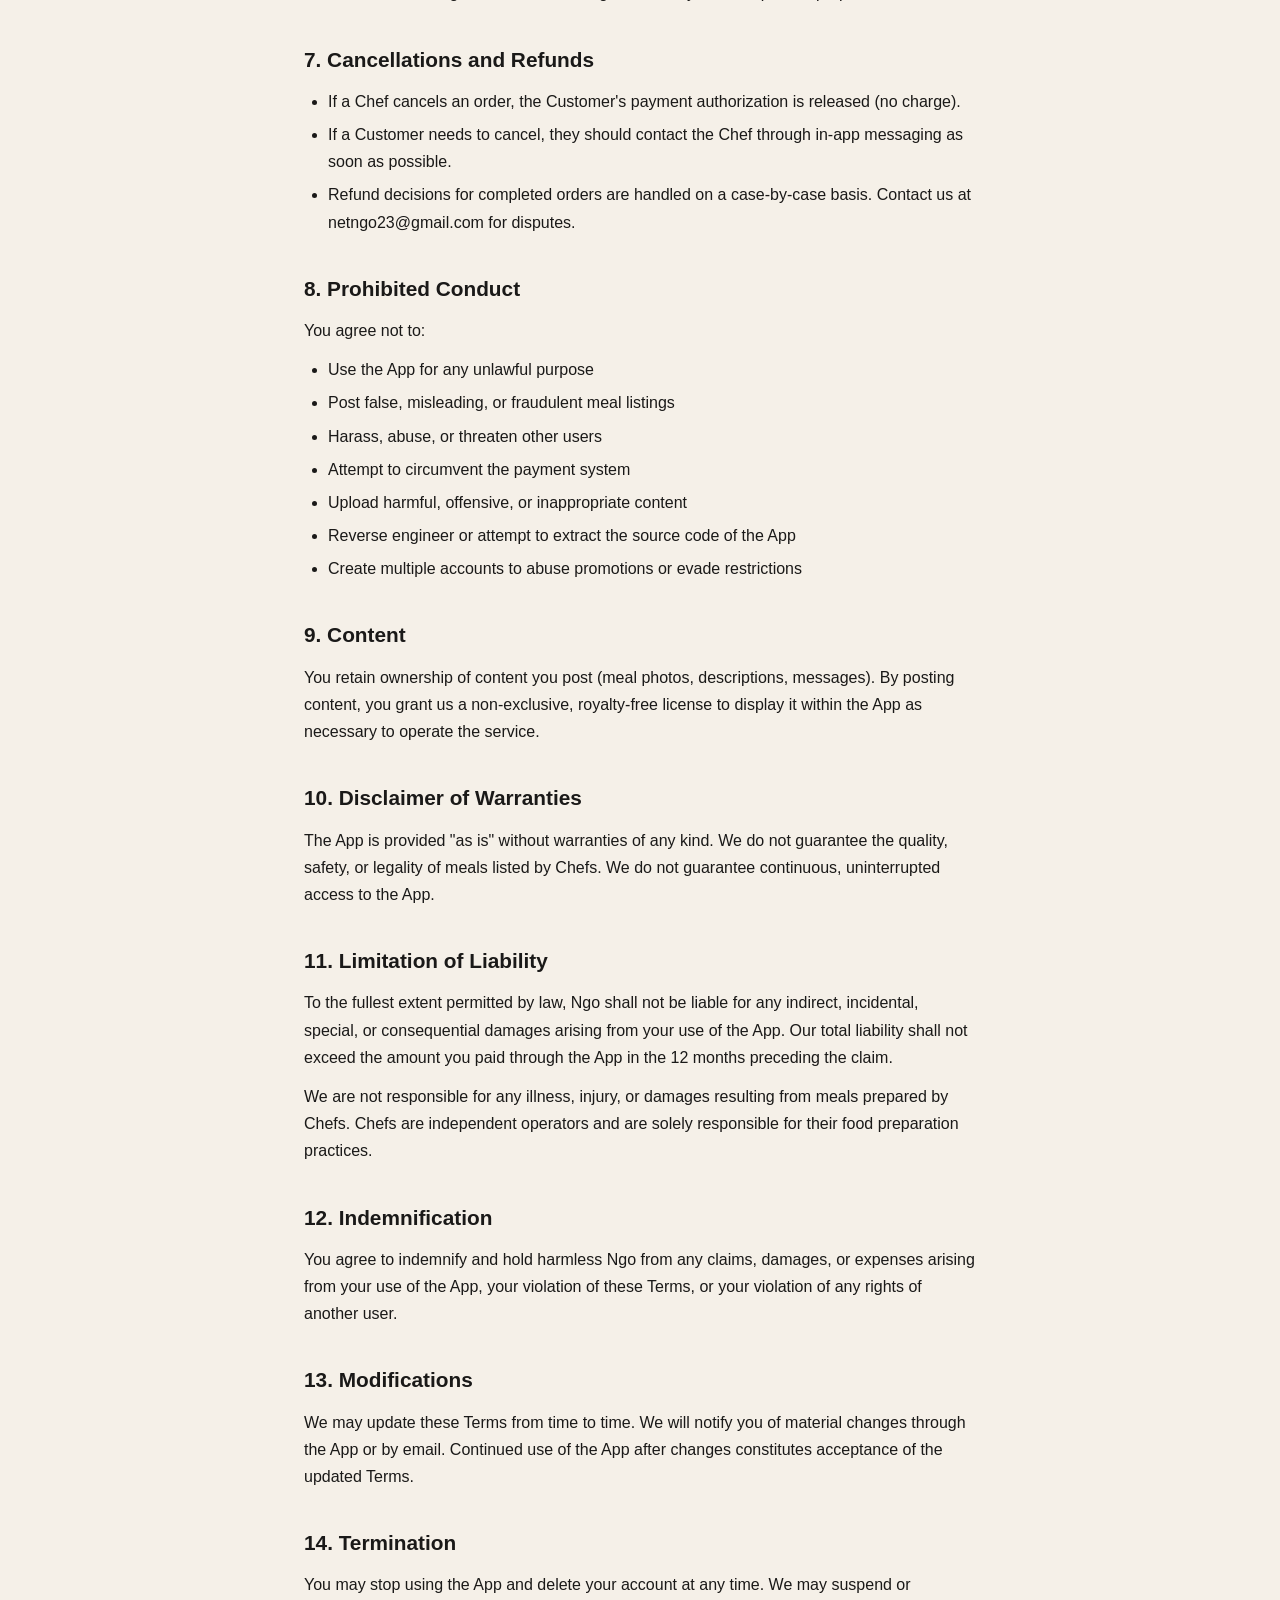
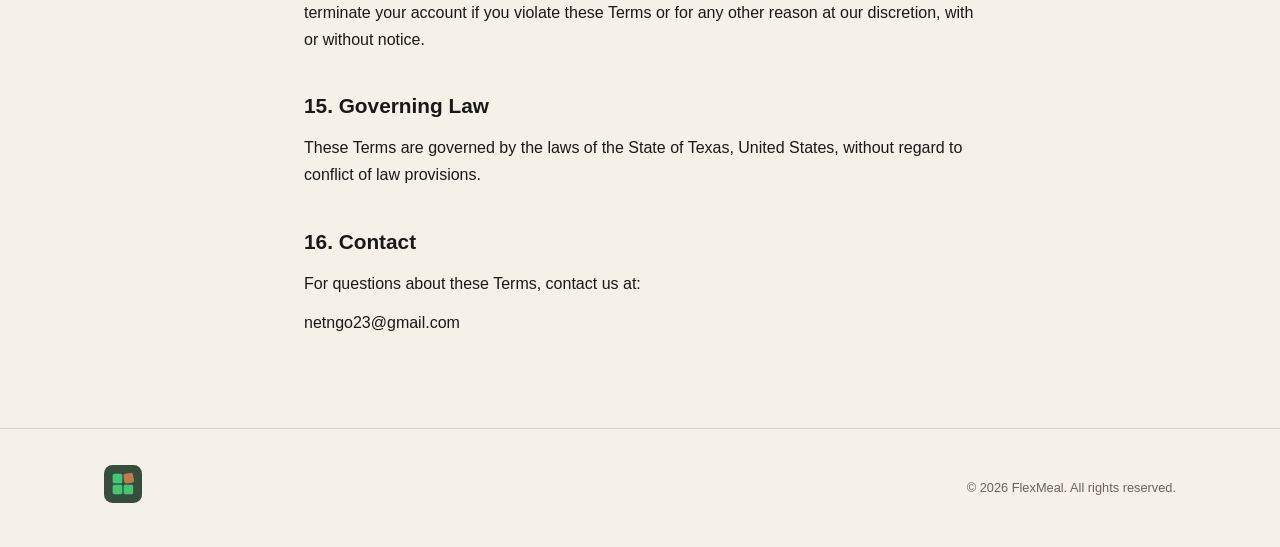
<file: terms-of-service.html>
<!DOCTYPE html>
<html lang="en">
<head>
  <meta charset="UTF-8">
  <meta name="viewport" content="width=device-width, initial-scale=1.0">
  <title>FlexMeal — Terms of Service</title>
  <meta name="description" content="FlexMeal Terms of Service — the rules and guidelines for using our platform.">
  <link rel="stylesheet" href="styles.css">
  <link rel="stylesheet" href="legal.css">
  <link rel="preconnect" href="https://fonts.googleapis.com">
  <link rel="preconnect" href="https://fonts.gstatic.com" crossorigin>
  <link href="https://fonts.googleapis.com/css2?family=Inter:wght@400;500;600;700;800&display=swap" rel="stylesheet">
  <link rel="icon" href="assets/images/app_icon.png" type="image/png">
  <link rel="apple-touch-icon" href="assets/images/app_icon.png">
</head>
<body>
  <nav class="nav">
    <div class="container nav-inner">
      <a href="index.html" class="nav-logo">
        <img src="assets/images/app_icon.png" alt="FlexMeal" class="logo nav-icon">
      </a>
      <div class="nav-actions">
        <a href="index.html" class="nav-link">Home</a>
      </div>
    </div>
  </nav>

  <main class="legal">
    <div class="container">
      <h1>Terms of Service</h1>
      <p class="legal-date">Effective Date: March 11, 2026</p>

      <p>Welcome to FlexMeal. These Terms of Service ("Terms") govern your use of the FlexMeal mobile application (the "App") operated by Ngo. By using the App, you agree to these Terms.</p>

      <h2>1. About FlexMeal</h2>
      <p>FlexMeal is a marketplace that connects home chefs ("Chefs") with customers ("Customers") seeking freshly prepared meals for pickup. We facilitate the connection and payment process but are not a party to the transaction between Chefs and Customers.</p>

      <h2>2. Accounts</h2>
      <ul>
        <li>You must provide accurate information when creating an account.</li>
        <li>You are responsible for maintaining the security of your account credentials.</li>
        <li>You may register as a Customer, a Chef, or both.</li>
        <li>You must be at least 18 years old to create an account.</li>
        <li>We reserve the right to suspend or terminate accounts that violate these Terms.</li>
      </ul>

      <h2>3. For Customers</h2>
      <ul>
        <li>You may browse available meals and place orders through the App.</li>
        <li>By placing an order, you agree to pay the listed price plus any applicable fees.</li>
        <li>You are responsible for picking up your order at the designated time and location.</li>
        <li>Cancellation and refund policies are described in Section 7 below.</li>
      </ul>

      <h2>4. For Chefs</h2>
      <ul>
        <li>You are responsible for the safety, quality, and accuracy of the meals you list.</li>
        <li>You must comply with all applicable local food safety laws and regulations.</li>
        <li>You must complete Stripe Connect onboarding to receive payouts.</li>
        <li>You must accurately describe your meals, including ingredients and portion sizes.</li>
        <li>You are responsible for fulfilling accepted orders in a timely manner.</li>
        <li>FlexMeal retains a 3% platform fee on each transaction. The remaining 97% is transferred to your Stripe Connect account.</li>
      </ul>

      <h2>5. Payments</h2>
      <ul>
        <li>All payments are processed securely through Stripe.</li>
        <li>Payment is authorized at checkout and captured when the chef accepts the order.</li>
        <li>We do not store your full payment card details.</li>
        <li>Chef payouts are handled through Stripe Connect and are subject to Stripe's payout schedule.</li>
      </ul>

      <h2>6. Messaging</h2>
      <ul>
        <li>The in-app messaging feature is for communication related to meals and orders.</li>
        <li>You may not use messaging for spam, harassment, or solicitation outside the platform.</li>
        <li>We reserve the right to monitor messages for safety and compliance purposes.</li>
      </ul>

      <h2>7. Cancellations and Refunds</h2>
      <ul>
        <li>If a Chef cancels an order, the Customer's payment authorization is released (no charge).</li>
        <li>If a Customer needs to cancel, they should contact the Chef through in-app messaging as soon as possible.</li>
        <li>Refund decisions for completed orders are handled on a case-by-case basis. Contact us at <a href="mailto:netngo23@gmail.com">netngo23@gmail.com</a> for disputes.</li>
      </ul>

      <h2>8. Prohibited Conduct</h2>
      <p>You agree not to:</p>
      <ul>
        <li>Use the App for any unlawful purpose</li>
        <li>Post false, misleading, or fraudulent meal listings</li>
        <li>Harass, abuse, or threaten other users</li>
        <li>Attempt to circumvent the payment system</li>
        <li>Upload harmful, offensive, or inappropriate content</li>
        <li>Reverse engineer or attempt to extract the source code of the App</li>
        <li>Create multiple accounts to abuse promotions or evade restrictions</li>
      </ul>

      <h2>9. Content</h2>
      <p>You retain ownership of content you post (meal photos, descriptions, messages). By posting content, you grant us a non-exclusive, royalty-free license to display it within the App as necessary to operate the service.</p>

      <h2>10. Disclaimer of Warranties</h2>
      <p>The App is provided "as is" without warranties of any kind. We do not guarantee the quality, safety, or legality of meals listed by Chefs. We do not guarantee continuous, uninterrupted access to the App.</p>

      <h2>11. Limitation of Liability</h2>
      <p>To the fullest extent permitted by law, Ngo shall not be liable for any indirect, incidental, special, or consequential damages arising from your use of the App. Our total liability shall not exceed the amount you paid through the App in the 12 months preceding the claim.</p>
      <p>We are not responsible for any illness, injury, or damages resulting from meals prepared by Chefs. Chefs are independent operators and are solely responsible for their food preparation practices.</p>

      <h2>12. Indemnification</h2>
      <p>You agree to indemnify and hold harmless Ngo from any claims, damages, or expenses arising from your use of the App, your violation of these Terms, or your violation of any rights of another user.</p>

      <h2>13. Modifications</h2>
      <p>We may update these Terms from time to time. We will notify you of material changes through the App or by email. Continued use of the App after changes constitutes acceptance of the updated Terms.</p>

      <h2>14. Termination</h2>
      <p>You may stop using the App and delete your account at any time. We may suspend or terminate your account if you violate these Terms or for any other reason at our discretion, with or without notice.</p>

      <h2>15. Governing Law</h2>
      <p>These Terms are governed by the laws of the State of Texas, United States, without regard to conflict of law provisions.</p>

      <h2>16. Contact</h2>
      <p>For questions about these Terms, contact us at:</p>
      <p><a href="mailto:netngo23@gmail.com">netngo23@gmail.com</a></p>
    </div>
  </main>

  <footer class="footer">
    <div class="container footer-inner">
      <div class="footer-brand">
        <img src="assets/images/app_icon.png" alt="FlexMeal" class="logo nav-icon">
      </div>
      <p class="footer-copy">&copy; 2026 FlexMeal. All rights reserved.</p>
    </div>
  </footer>
</body>
</html>
</file>
<file: styles.css>
/* ── Reset & Base ── */
*, *::before, *::after {
  margin: 0;
  padding: 0;
  box-sizing: border-box;
}

:root {
  --cream: #F5F0E8;
  --forest: #1C3B2A;
  --saffron: #E8832A;
  --terracotta: #C4523A;
  --sage: #6B9477;
  --parchment: #EDEAE0;
  --ink: #1A1918;
  --stone: #6A6460;
  --border: #DAD5CC;
  --nav-bg: rgba(245, 240, 232, 0.9);
}

html { scroll-behavior: smooth; }

body {
  font-family: 'DM Sans', -apple-system, BlinkMacSystemFont, sans-serif;
  background: var(--cream);
  color: var(--ink);
  line-height: 1.6;
  -webkit-font-smoothing: antialiased;
  overflow-x: hidden;
}

.container {
  max-width: 1120px;
  margin: 0 auto;
  padding: 0 24px;
}

/* ── Grain Texture ── */
.grain {
  position: fixed;
  top: -50%;
  left: -50%;
  width: 200%;
  height: 200%;
  pointer-events: none;
  z-index: 9999;
  opacity: 0.038;
  background-image: url("data:image/svg+xml,%3Csvg xmlns='http://www.w3.org/2000/svg' width='300' height='300'%3E%3Cfilter id='n'%3E%3CfeTurbulence type='fractalNoise' baseFrequency='0.75' numOctaves='4' stitchTiles='stitch'/%3E%3C/filter%3E%3Crect width='300' height='300' filter='url(%23n)'/%3E%3C/svg%3E");
  background-size: 300px 300px;
  animation: grain-shift 8s steps(10) infinite;
}

@keyframes grain-shift {
  0%, 100% { transform: translate(0, 0); }
  10%       { transform: translate(-2%, -3%); }
  20%       { transform: translate(3%, 2%); }
  30%       { transform: translate(-1%, 3%); }
  40%       { transform: translate(2%, -2%); }
  50%       { transform: translate(-3%, 1%); }
  60%       { transform: translate(3%, -3%); }
  70%       { transform: translate(-2%, -1%); }
  80%       { transform: translate(1%, 3%); }
  90%       { transform: translate(-3%, 2%); }
}

/* ── Navigation ── */
.nav {
  position: fixed;
  top: 0;
  left: 0;
  right: 0;
  z-index: 100;
  transition: background 0.35s ease, box-shadow 0.35s ease;
}

.nav.scrolled {
  background: var(--nav-bg);
  backdrop-filter: blur(20px);
  -webkit-backdrop-filter: blur(20px);
  box-shadow: 0 1px 0 var(--border);
}

.nav-inner {
  display: flex;
  align-items: center;
  justify-content: space-between;
  height: 68px;
}

.logo { height: 34px; width: auto; }
.nav-icon { height: 38px; width: 38px; object-fit: cover; border-radius: 22%; }

.nav-link {
  color: var(--stone);
  text-decoration: none;
  font-size: 0.85rem;
  font-weight: 500;
  letter-spacing: 0.02em;
  padding: 7px 16px;
  border: 1.5px solid var(--border);
  border-radius: 100px;
  transition: color 0.2s, border-color 0.2s, background 0.2s;
}

.nav-link:hover {
  color: var(--forest);
  border-color: rgba(28, 59, 42, 0.35);
  background: rgba(28, 59, 42, 0.04);
}

/* ── Hero ── */
.hero {
  padding: 108px 0 72px;
  display: flex;
  align-items: center;
  position: relative;
  overflow: hidden;
  background:
    radial-gradient(ellipse at 72% 48%, rgba(232, 131, 42, 0.07) 0%, transparent 52%),
    radial-gradient(ellipse at 18% 85%, rgba(107, 148, 119, 0.1) 0%, transparent 44%);
}

.hero-blob {
  position: absolute;
  top: 5%;
  right: -8%;
  width: 680px;
  height: 680px;
  background: radial-gradient(ellipse at center, rgba(107, 148, 119, 0.1) 0%, transparent 65%);
  border-radius: 50%;
  pointer-events: none;
  z-index: 0;
}

.hero-dots {
  position: absolute;
  bottom: 12%;
  left: 4%;
  width: 180px;
  height: 180px;
  background-image: radial-gradient(circle, var(--border) 1.5px, transparent 1.5px);
  background-size: 22px 22px;
  pointer-events: none;
  z-index: 0;
  opacity: 0.7;
}

.hero-inner {
  display: grid;
  grid-template-columns: 1.1fr 0.9fr;
  gap: 40px;
  align-items: center;
  position: relative;
  z-index: 1;
}

/* Hero badge */
.hero-badge {
  display: inline-flex;
  align-items: center;
  gap: 8px;
  font-size: 0.78rem;
  font-weight: 500;
  letter-spacing: 0.03em;
  color: var(--forest);
  background: rgba(28, 59, 42, 0.07);
  border: 1px solid rgba(28, 59, 42, 0.15);
  padding: 6px 14px;
  border-radius: 100px;
  margin-bottom: 20px;
  opacity: 0;
  animation: fadeUp 0.55s cubic-bezier(0.22, 1, 0.36, 1) 0.05s both;
}

.hero-badge-dot {
  width: 6px;
  height: 6px;
  min-width: 6px;
  background: var(--sage);
  border-radius: 50%;
  animation: badge-pulse 2.4s ease-in-out infinite;
}

@keyframes badge-pulse {
  0%, 100% { opacity: 1; transform: scale(1); }
  50%       { opacity: 0.5; transform: scale(0.75); }
}

/* Hero title */
.hero-title {
  font-family: 'Fraunces', serif;
  font-size: clamp(2.8rem, 6vw, 5rem);
  font-weight: 850;
  line-height: 0.98;
  letter-spacing: -0.035em;
  color: var(--ink);
  margin-bottom: 18px;
  opacity: 0;
  animation: fadeUp 0.65s cubic-bezier(0.22, 1, 0.36, 1) 0.15s both;
}

.hero-accent {
  font-style: italic;
  color: var(--terracotta);
  position: relative;
  display: inline-block;
}

.hero-accent::after {
  content: '';
  position: absolute;
  bottom: 2px;
  left: -2px;
  right: -2px;
  height: 8px;
  background-image: url("data:image/svg+xml,%3Csvg xmlns='http://www.w3.org/2000/svg' viewBox='0 0 100 12' preserveAspectRatio='none'%3E%3Cpath d='M0 6 Q8 1 16 6 T32 6 T48 6 T64 6 T80 6 T100 6' stroke='%23C4523A' stroke-width='2.5' fill='none' stroke-linecap='round'/%3E%3C/svg%3E");
  background-size: 100% 100%;
  opacity: 0.45;
}

.hero-subtitle {
  font-size: 1rem;
  color: var(--stone);
  margin-bottom: 28px;
  max-width: 400px;
  line-height: 1.65;
  opacity: 0;
  animation: fadeUp 0.65s cubic-bezier(0.22, 1, 0.36, 1) 0.25s both;
}

/* ── Download Buttons ── */
.download-buttons {
  display: flex;
  gap: 12px;
  flex-wrap: wrap;
  opacity: 0;
  animation: fadeUp 0.65s cubic-bezier(0.22, 1, 0.36, 1) 0.35s both;
}

.store-btn {
  display: inline-flex;
  align-items: center;
  gap: 10px;
  padding: 13px 22px;
  border-radius: 14px;
  text-decoration: none;
  font-family: 'DM Sans', sans-serif;
  transition: transform 0.22s cubic-bezier(0.34, 1.56, 0.64, 1), box-shadow 0.22s ease;
}

.store-btn:hover  { transform: translateY(-3px) scale(1.02); }
.store-btn:active { transform: translateY(0) scale(0.98); }

.app-store {
  background: var(--forest);
  color: var(--cream);
  box-shadow: 0 4px 18px rgba(28, 59, 42, 0.32);
}

.google-play {
  background: var(--cream);
  color: var(--forest);
  border: 1.5px solid var(--border);
  box-shadow: 0 4px 12px rgba(0, 0, 0, 0.06);
}

.store-btn-text  { display: flex; flex-direction: column; }
.store-btn-small { font-size: 0.62rem; opacity: 0.7; line-height: 1; letter-spacing: 0.01em; }
.store-btn-large { font-size: 1rem; font-weight: 600; line-height: 1.25; }

/* ── Hero Visual / Phone ── */
.hero-visual {
  display: flex;
  flex-direction: column;
  align-items: center;
  gap: 22px;
  opacity: 0;
  animation: fadeUp 0.75s cubic-bezier(0.22, 1, 0.36, 1) 0.2s both;
}

.phone-wrap { position: relative; }

.phone-frame {
  width: 288px;
  aspect-ratio: 9 / 19.5;
  background: #0F0F0F;
  border-radius: 44px;
  padding: 11px;
  position: relative;
  transform: rotate(2.5deg);
  box-shadow:
    0 48px 96px rgba(0, 0, 0, 0.3),
    0 16px 40px rgba(0, 0, 0, 0.14),
    0 0 0 1px rgba(255, 255, 255, 0.07),
    inset 0 0 0 1px rgba(255, 255, 255, 0.04);
  transition: transform 0.6s cubic-bezier(0.22, 1, 0.36, 1);
}

.phone-frame:hover { transform: rotate(1deg) scale(1.015); }

.phone-notch {
  position: absolute;
  top: 11px;
  left: 50%;
  transform: translateX(-50%);
  width: 88px;
  height: 26px;
  background: #0F0F0F;
  border-radius: 0 0 16px 16px;
  z-index: 2;
}

.phone-screen {
  width: 100%;
  height: 100%;
  border-radius: 36px;
  overflow: hidden;
  background: #000;
  position: relative;
}

.carousel-track {
  position: relative;
  width: 100%;
  height: 100%;
}

.carousel-slide {
  position: absolute;
  inset: 0;
  width: 100%;
  height: 100%;
  object-fit: cover;
  opacity: 0;
  transition: opacity 0.55s ease;
  pointer-events: none;
}

.carousel-slide.active {
  opacity: 1;
  pointer-events: auto;
}

/* Dots — pill style */
.carousel-dots {
  display: flex;
  align-items: center;
  justify-content: center;
  gap: 6px;
}

.dot {
  height: 7px;
  width: 7px;
  border-radius: 4px;
  border: none;
  background: var(--border);
  cursor: pointer;
  padding: 0;
  transition: width 0.3s cubic-bezier(0.22, 1, 0.36, 1), background 0.2s;
}

.dot.active  { width: 24px; background: var(--forest); }
.dot:hover:not(.active) { background: var(--sage); }

/* Scroll hint */
.hero-scroll-hint {
  position: absolute;
  bottom: 36px;
  left: 50%;
  transform: translateX(-50%);
  color: var(--border);
  opacity: 0;
  animation: fadeUp 0.6s ease 1.2s both;
}

.scroll-dot {
  animation: scroll-bounce 2s ease-in-out infinite;
}

@keyframes scroll-bounce {
  0%, 100% { cy: 9px; opacity: 1; }
  60%       { cy: 19px; opacity: 0.3; }
}

/* ── How It Works ── */
.how-it-works {
  padding: 72px 0 64px;
  background: var(--parchment);
  position: relative;
}

.how-it-works::before,
.how-it-works::after {
  content: '';
  position: absolute;
  left: 0;
  right: 0;
  height: 1px;
  background: linear-gradient(90deg, transparent, var(--border) 25%, var(--border) 75%, transparent);
}

.how-it-works::before { top: 0; }
.how-it-works::after  { bottom: 0; }

.hiw-header {
  display: flex;
  align-items: flex-end;
  justify-content: space-between;
  gap: 20px;
  margin-bottom: 40px;
  flex-wrap: wrap;
}

.section-title {
  font-family: 'Fraunces', serif;
  font-size: clamp(2.2rem, 5vw, 3.2rem);
  font-weight: 750;
  letter-spacing: -0.025em;
  line-height: 1.05;
  color: var(--ink);
}

.section-title em {
  font-style: italic;
  color: var(--terracotta);
}

.section-subtitle {
  font-size: 1rem;
  color: var(--stone);
  line-height: 1.65;
  margin-top: 10px;
  max-width: 480px;
}

/* Tabs */
.tabs {
  display: flex;
  gap: 4px;
  background: rgba(0, 0, 0, 0.06);
  border-radius: 100px;
  padding: 4px;
  flex-shrink: 0;
}

.tab {
  padding: 9px 22px;
  border: none;
  background: none;
  border-radius: 100px;
  font-size: 0.875rem;
  font-weight: 500;
  color: var(--stone);
  cursor: pointer;
  font-family: 'DM Sans', sans-serif;
  white-space: nowrap;
  transition: background 0.22s, color 0.22s, box-shadow 0.22s;
}

.tab.active {
  background: var(--forest);
  color: var(--cream);
  box-shadow: 0 2px 10px rgba(28, 59, 42, 0.28);
}

/* Steps grid */
.steps { display: none; }

.steps.active {
  display: grid;
  grid-template-columns: 1fr auto 1fr auto 1fr;
  gap: 0;
  align-items: start;
}

.step-connector {
  display: flex;
  align-items: center;
  justify-content: center;
  padding: 0 12px;
  padding-top: 60px;
  color: rgba(218, 213, 204, 0.8);
}

.step {
  background: var(--cream);
  border: 1px solid var(--border);
  border-radius: 22px;
  padding: 26px 22px 22px;
  transition: transform 0.28s cubic-bezier(0.34, 1.56, 0.64, 1), box-shadow 0.28s ease;
}

.step:hover {
  transform: translateY(-6px);
  box-shadow: 0 20px 48px rgba(0, 0, 0, 0.09);
}

/* Tab change step animation */
.steps.active .step:nth-child(1) { animation: stepIn 0.45s cubic-bezier(0.22, 1, 0.36, 1) 0s both; }
.steps.active .step:nth-child(3) { animation: stepIn 0.45s cubic-bezier(0.22, 1, 0.36, 1) 0.08s both; }
.steps.active .step:nth-child(5) { animation: stepIn 0.45s cubic-bezier(0.22, 1, 0.36, 1) 0.16s both; }

@keyframes stepIn {
  from { opacity: 0; transform: translateY(16px); }
  to   { opacity: 1; transform: translateY(0); }
}

.step-top {
  display: flex;
  align-items: flex-start;
  justify-content: space-between;
  margin-bottom: 20px;
}

.step-num {
  font-family: 'Fraunces', serif;
  font-size: 2.8rem;
  font-weight: 700;
  font-style: italic;
  color: var(--border);
  line-height: 1;
  letter-spacing: -0.03em;
  user-select: none;
}

.step-icon {
  width: 52px;
  height: 52px;
  background: rgba(28, 59, 42, 0.07);
  border-radius: 14px;
  display: flex;
  align-items: center;
  justify-content: center;
  color: var(--forest);
  flex-shrink: 0;
}

.step-title {
  font-family: 'Fraunces', serif;
  font-size: 1.4rem;
  font-weight: 700;
  letter-spacing: -0.015em;
  margin-bottom: 8px;
  color: var(--ink);
}

.step-desc {
  font-size: 0.9rem;
  color: var(--stone);
  line-height: 1.6;
}

/* ── App Preview ── */
.app-preview {
  padding: 100px 0 80px;
  position: relative;
  overflow: hidden;
}

.preview-header {
  margin-bottom: 48px;
}

.preview-scroll {
  display: flex;
  gap: 20px;
  overflow-x: auto;
  scroll-snap-type: x mandatory;
  -webkit-overflow-scrolling: touch;
  padding: 16px 0 40px;
  scrollbar-width: none;
  cursor: grab;
}

.preview-scroll:active { cursor: grabbing; }
.preview-scroll::-webkit-scrollbar { display: none; }

.preview-card {
  flex: 0 0 215px;
  scroll-snap-align: start;
  text-align: center;
}

.preview-phone {
  width: 215px;
  aspect-ratio: 9 / 19.5;
  background: #0F0F0F;
  border-radius: 32px;
  padding: 8px;
  margin-bottom: 18px;
  box-shadow: 0 24px 56px rgba(0, 0, 0, 0.2), 0 0 0 1px rgba(255,255,255,0.06);
  position: relative;
  overflow: visible;
}

.preview-phone::before {
  content: '';
  position: absolute;
  top: 8px;
  left: 50%;
  transform: translateX(-50%);
  width: 58px;
  height: 17px;
  background: #0F0F0F;
  border-radius: 0 0 10px 10px;
  z-index: 2;
}

.preview-phone img {
  width: 100%;
  height: 100%;
  object-fit: cover;
  border-radius: 26px;
  display: block;
  position: relative;
  z-index: 1;
}

/* Alternating tilt on preview phones */
.preview-card:nth-child(odd)  .preview-phone { transform: rotate(-1.8deg); }
.preview-card:nth-child(even) .preview-phone { transform: rotate(1.8deg); }

.preview-card:hover .preview-phone {
  transform: rotate(0deg) translateY(-6px) !important;
  box-shadow: 0 36px 72px rgba(0, 0, 0, 0.26);
  transition: transform 0.3s cubic-bezier(0.22, 1, 0.36, 1), box-shadow 0.3s ease;
}

.preview-caption h3 {
  font-family: 'Fraunces', serif;
  font-size: 1.05rem;
  font-weight: 700;
  letter-spacing: -0.01em;
  margin-bottom: 4px;
  color: var(--ink);
}

.preview-caption p {
  font-size: 0.85rem;
  color: var(--stone);
  line-height: 1.5;
}

/* ── CTA ── */
.cta {
  background: var(--forest);
  padding: 24px 0;
  border-top: 1px solid rgba(255,255,255,0.07);
}

.cta-inner {
  display: flex;
  align-items: center;
  justify-content: center;
  gap: 24px;
  flex-wrap: wrap;
}

.cta-label {
  font-family: 'Fraunces', serif;
  font-style: italic;
  font-size: 1rem;
  color: rgba(245, 240, 232, 0.7);
  white-space: nowrap;
}

.cta .download-buttons {
  display: flex;
  gap: 10px;
  flex-wrap: wrap;
  justify-content: center;
}

.cta .store-btn {
  padding: 10px 18px;
}

.cta .app-store {
  background: var(--cream);
  color: var(--forest);
  box-shadow: 0 2px 12px rgba(0, 0, 0, 0.2);
}

.cta .google-play {
  background: transparent;
  color: var(--cream);
  border: 1.5px solid rgba(245, 240, 232, 0.28);
  box-shadow: none;
}

.cta .google-play:hover {
  border-color: rgba(245, 240, 232, 0.55);
  background: rgba(245, 240, 232, 0.07);
}

/* ── Footer ── */
.footer {
  padding: 36px 0;
  border-top: 1px solid var(--border);
  background: var(--cream);
}

.footer-inner {
  display: flex;
  align-items: center;
  justify-content: space-between;
  gap: 16px;
}

.footer-logo { height: 28px; }

.footer-links {
  display: flex;
  gap: 24px;
}

.footer-links a {
  font-size: 0.8rem;
  color: var(--stone);
  text-decoration: none;
  letter-spacing: 0.01em;
  transition: color 0.2s;
}

.footer-links a:hover { color: var(--forest); }

.footer-copy {
  font-size: 0.8rem;
  color: var(--stone);
}

/* ── Scroll Reveal ── */
.reveal {
  opacity: 0;
  transform: translateY(18px);
  transition: opacity 0.65s cubic-bezier(0.22, 1, 0.36, 1), transform 0.65s cubic-bezier(0.22, 1, 0.36, 1);
}

.reveal.visible {
  opacity: 1;
  transform: translateY(0);
}

/* ── Shared Animations ── */
@keyframes fadeUp {
  from { opacity: 0; transform: translateY(20px); }
  to   { opacity: 1; transform: translateY(0); }
}

/* ── Responsive ── */
@media (max-width: 900px) {
  .steps.active {
    grid-template-columns: 1fr;
    max-width: 420px;
    margin: 0 auto;
    gap: 12px;
  }

  .step-connector { display: none; }

  .hiw-header { align-items: flex-start; flex-direction: column; gap: 14px; }
}

@media (max-width: 768px) {
  .hero {
    padding: 90px 0 56px;
  }

  .hero-inner {
    grid-template-columns: 1fr;
    gap: 36px;
    text-align: center;
  }

  .hero-badge,
  .hero-subtitle { margin-left: auto; margin-right: auto; }

  .download-buttons { justify-content: center; }

  .hero-visual { order: -1; }

  .phone-frame { width: 220px; transform: rotate(1deg); }

  .hero-dots { display: none; }

  .how-it-works { padding: 56px 0 48px; }

  .cta-inner { gap: 16px; }

  .footer-inner {
    flex-direction: column;
    text-align: center;
    gap: 12px;
  }
}

@media (max-width: 480px) {
  .hero-title  { font-size: 2.6rem; }
  .phone-frame { width: 190px; }

  .download-buttons {
    flex-direction: column;
    align-items: stretch;
    gap: 10px;
  }

  .store-btn {
    padding: 13px 20px;
    justify-content: center;
  }

  .store-btn-large { font-size: 0.95rem; }

  .step { padding: 20px 18px; }

  .step-num { font-size: 2.2rem; }

  .step-icon { width: 44px; height: 44px; }

  .tabs { width: 100%; }
  .tab  { flex: 1; padding: 9px 14px; font-size: 0.82rem; }

  .hiw-header { margin-bottom: 28px; }
}
</file>
<file: legal.css>
/* ── Legal Pages ── */
.legal {
  padding: 120px 0 80px;
}

.legal .container {
  max-width: 720px;
}

.legal h1 {
  font-size: 2.5rem;
  font-weight: 800;
  letter-spacing: -0.02em;
  margin-bottom: 8px;
}

.legal-date {
  font-size: 0.9rem;
  color: var(--text-secondary);
  margin-bottom: 40px;
}

.legal h2 {
  font-size: 1.3rem;
  font-weight: 700;
  margin-top: 36px;
  margin-bottom: 12px;
  color: var(--text);
}

.legal h3 {
  font-size: 1.05rem;
  font-weight: 600;
  margin-top: 20px;
  margin-bottom: 8px;
}

.legal p {
  margin-bottom: 12px;
  color: var(--text-secondary);
  line-height: 1.7;
}

.legal ul {
  margin-bottom: 12px;
  padding-left: 24px;
}

.legal li {
  margin-bottom: 6px;
  color: var(--text-secondary);
  line-height: 1.7;
}

.legal a {
  color: var(--primary);
  text-decoration: none;
}

.legal a:hover {
  text-decoration: underline;
}
</file>
